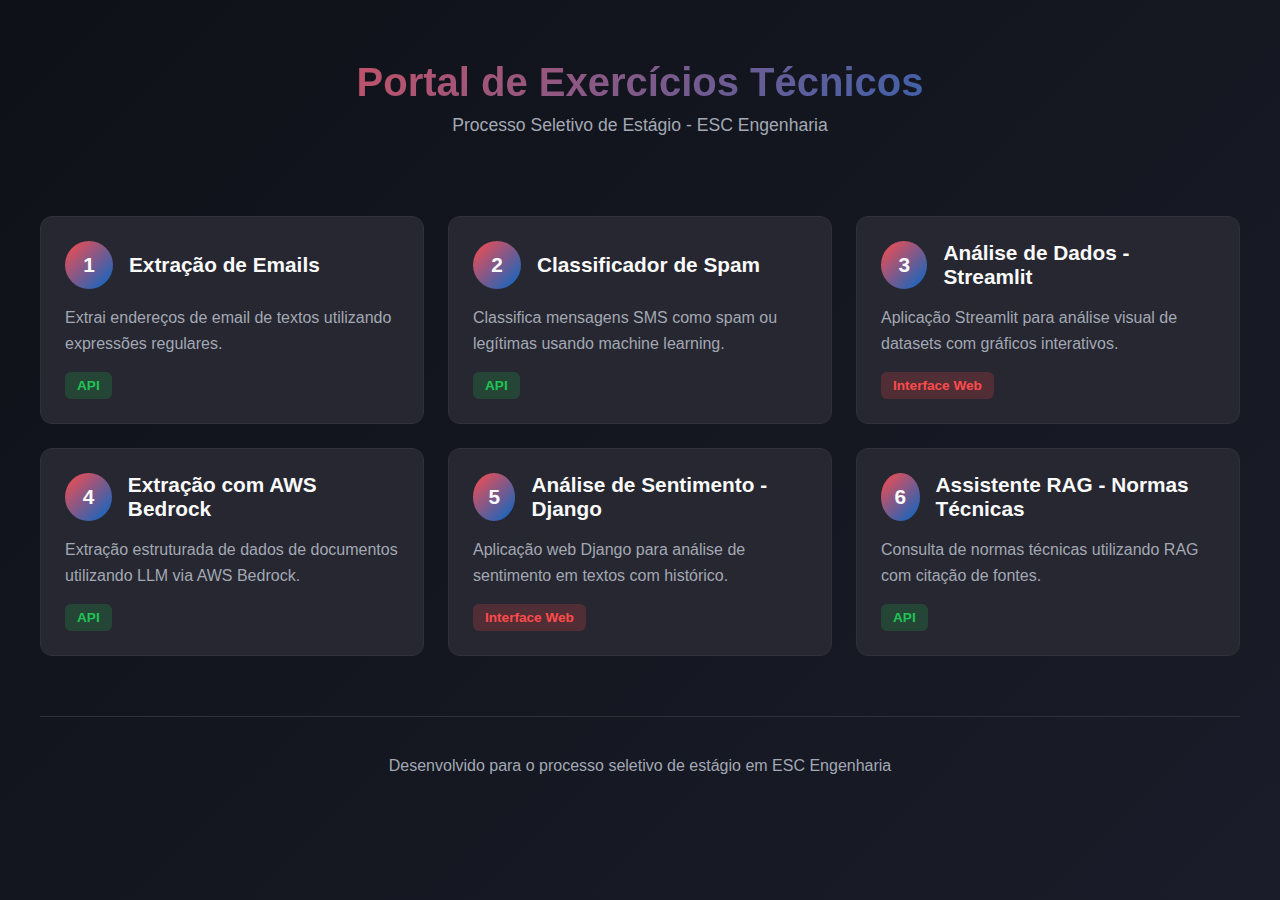
<file: bonus/frontend/index.html>
<!DOCTYPE html>
<html lang="pt-BR">
<head>
    <meta charset="UTF-8">
    <meta name="viewport" content="width=device-width, initial-scale=1.0">
    <title>Portal de Exercícios - ESC Engenharia</title>
    <link rel="stylesheet" href="css/style.css">
</head>
<body>
    <div class="container">
        <header>
            <h1>Portal de Exercícios Técnicos</h1>
            <p>Processo Seletivo de Estágio - ESC Engenharia</p>
        </header>

        <div class="grid">
            <a href="exercicios/ex1.html" class="card">
                <div class="card-header">
                    <div class="card-number">1</div>
                    <div class="card-title">Extração de Emails</div>
                </div>
                <p class="card-description">
                    Extrai endereços de email de textos utilizando expressões regulares.
                </p>
                <div>
                    <span class="card-badge badge-api">API</span>
                </div>
            </a>

            <a href="exercicios/ex2.html" class="card">
                <div class="card-header">
                    <div class="card-number">2</div>
                    <div class="card-title">Classificador de Spam</div>
                </div>
                <p class="card-description">
                    Classifica mensagens SMS como spam ou legítimas usando machine learning.
                </p>
                <div>
                    <span class="card-badge badge-api">API</span>
                </div>
            </a>

            <a href="#" id="link-ex3" class="card" target="_blank">
                <div class="card-header">
                    <div class="card-number">3</div>
                    <div class="card-title">Análise de Dados - Streamlit</div>
                </div>
                <p class="card-description">
                    Aplicação Streamlit para análise visual de datasets com gráficos interativos.
                </p>
                <div>
                    <span class="card-badge badge-web">Interface Web</span>
                </div>
            </a>

            <a href="exercicios/ex4.html" class="card">
                <div class="card-header">
                    <div class="card-number">4</div>
                    <div class="card-title">Extração com AWS Bedrock</div>
                </div>
                <p class="card-description">
                    Extração estruturada de dados de documentos utilizando LLM via AWS Bedrock.
                </p>
                <div>
                    <span class="card-badge badge-api">API</span>
                </div>
            </a>

            <a href="#" id="link-ex5" class="card" target="_blank">
                <div class="card-header">
                    <div class="card-number">5</div>
                    <div class="card-title">Análise de Sentimento - Django</div>
                </div>
                <p class="card-description">
                    Aplicação web Django para análise de sentimento em textos com histórico.
                </p>
                <div>
                    <span class="card-badge badge-web">Interface Web</span>
                </div>
            </a>

            <a href="exercicios/ex6.html" class="card">
                <div class="card-header">
                    <div class="card-number">6</div>
                    <div class="card-title">Assistente RAG - Normas Técnicas</div>
                </div>
                <p class="card-description">
                    Consulta de normas técnicas utilizando RAG com citação de fontes.
                </p>
                <div>
                    <span class="card-badge badge-api">API</span>
                </div>
            </a>
        </div>

        <footer>
            <p>Desenvolvido para o processo seletivo de estágio em ESC Engenharia</p>
        </footer>
    </div>

    <script src="js/config.js"></script>
    <script>
        // Atualizar links dinâmicos para Ex3 e Ex5
        document.getElementById('link-ex3').href = API_URLS.ex3;
        document.getElementById('link-ex5').href = API_URLS.ex5;
    </script>
</body>
</html>
</file>
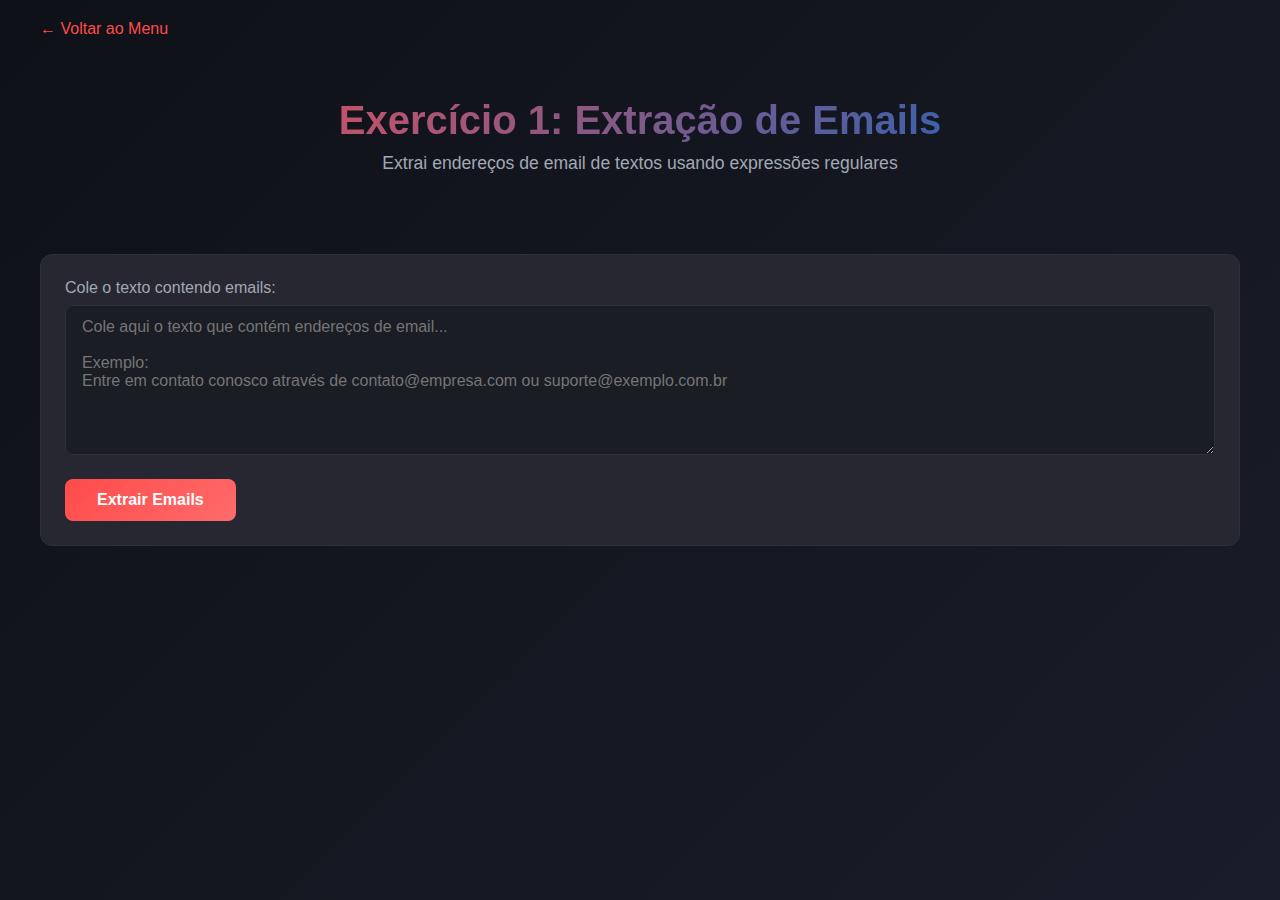
<file: bonus/frontend/exercicios/ex1.html>
<!DOCTYPE html>
<html lang="pt-BR">
<head>
    <meta charset="UTF-8">
    <meta name="viewport" content="width=device-width, initial-scale=1.0">
    <title>Exercício 1 - Extração de Emails</title>
    <link rel="stylesheet" href="../css/style.css">
</head>
<body>
    <div class="container">
        <a href="../index.html" class="back-link">← Voltar ao Menu</a>

        <header>
            <h1>Exercício 1: Extração de Emails</h1>
            <p>Extrai endereços de email de textos usando expressões regulares</p>
        </header>

        <div class="card">
            <div class="input-group">
                <label for="texto">Cole o texto contendo emails:</label>
                <textarea id="texto" placeholder="Cole aqui o texto que contém endereços de email...&#10;&#10;Exemplo:&#10;Entre em contato conosco através de contato@empresa.com ou suporte@exemplo.com.br"></textarea>
            </div>

            <button id="btnExtrair" class="btn btn-primary">Extrair Emails</button>

            <div id="resultado" style="display: none;">
                <div class="result-box">
                    <h3>Emails Encontrados:</h3>
                    <div id="listaEmails"></div>
                </div>
            </div>
        </div>
    </div>

    <script src="../js/config.js"></script>
    <script>
        const API_URL = `${API_URLS.ex1}/extrair-emails`;

        document.getElementById('btnExtrair').addEventListener('click', async () => {
            const texto = document.getElementById('texto').value;
            const btn = document.getElementById('btnExtrair');
            const resultado = document.getElementById('resultado');

            if (!texto.trim()) {
                alert('Por favor, cole um texto para extrair os emails.');
                return;
            }

            btn.disabled = true;
            btn.innerHTML = '<span class="loading"></span>Extraindo...';

            try {
                const response = await fetch(API_URL, {
                    method: 'POST',
                    headers: {
                        'Content-Type': 'application/json',
                    },
                    body: JSON.stringify({ texto })
                });

                const data = await response.json();

                if (response.ok) {
                    mostrarResultado(data.emails);
                } else {
                    alert('Erro: ' + (data.erro || 'Erro desconhecido'));
                }
            } catch (error) {
                alert('Erro ao conectar com a API: ' + error.message);
            } finally {
                btn.disabled = false;
                btn.innerHTML = 'Extrair Emails';
            }
        });

        function mostrarResultado(emails) {
            const listaEmails = document.getElementById('listaEmails');
            const resultado = document.getElementById('resultado');

            if (emails.length === 0) {
                listaEmails.innerHTML = '<p style="color: var(--text-secondary);">Nenhum email encontrado no texto.</p>';
            } else {
                listaEmails.innerHTML = `
                    <p><strong>Total: ${emails.length} email(s)</strong></p>
                    <ul style="list-style: none; padding: 0; margin-top: 12px;">
                        ${emails.map(email => `<li style="padding: 8px; background: var(--bg-primary); margin: 4px 0; border-radius: 4px;">📧 ${email}</li>`).join('')}
                    </ul>
                `;
            }

            resultado.style.display = 'block';
        }
    </script>
</body>
</html>
</file>
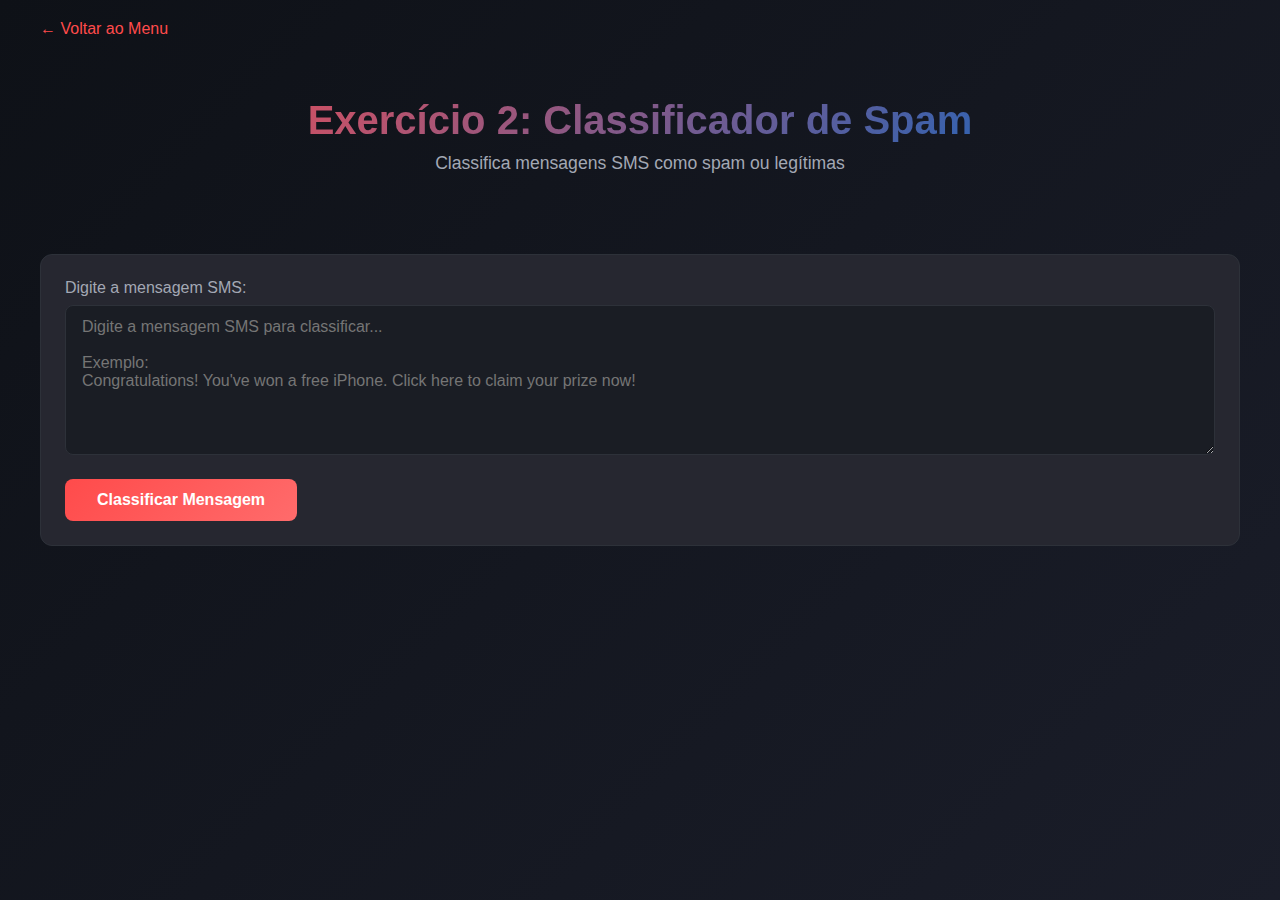
<file: bonus/frontend/exercicios/ex2.html>
<!DOCTYPE html>
<html lang="pt-BR">
<head>
    <meta charset="UTF-8">
    <meta name="viewport" content="width=device-width, initial-scale=1.0">
    <title>Exercício 2 - Classificador de Spam</title>
    <link rel="stylesheet" href="../css/style.css">
</head>
<body>
    <div class="container">
        <a href="../index.html" class="back-link">← Voltar ao Menu</a>

        <header>
            <h1>Exercício 2: Classificador de Spam</h1>
            <p>Classifica mensagens SMS como spam ou legítimas</p>
        </header>

        <div class="card">
            <div class="input-group">
                <label for="mensagem">Digite a mensagem SMS:</label>
                <textarea id="mensagem" placeholder="Digite a mensagem SMS para classificar...&#10;&#10;Exemplo:&#10;Congratulations! You've won a free iPhone. Click here to claim your prize now!"></textarea>
            </div>

            <button id="btnClassificar" class="btn btn-primary">Classificar Mensagem</button>

            <div id="resultado" style="display: none;">
                <div class="result-box">
                    <h3>Resultado da Classificação:</h3>
                    <div id="classificacao"></div>
                </div>
            </div>
        </div>
    </div>

    <script src="../js/config.js"></script>
    <script>
        const API_URL = `${API_URLS.ex2}/classificar`;

        document.getElementById('btnClassificar').addEventListener('click', async () => {
            const mensagem = document.getElementById('mensagem').value;
            const btn = document.getElementById('btnClassificar');
            const resultado = document.getElementById('resultado');

            if (!mensagem.trim()) {
                alert('Por favor, digite uma mensagem para classificar.');
                return;
            }

            btn.disabled = true;
            btn.innerHTML = '<span class="loading"></span>Classificando...';

            try {
                const response = await fetch(API_URL, {
                    method: 'POST',
                    headers: {
                        'Content-Type': 'application/json',
                    },
                    body: JSON.stringify({ mensagem })
                });

                const data = await response.json();

                if (response.ok) {
                    mostrarResultado(data);
                } else {
                    alert('Erro: ' + (data.erro || 'Erro desconhecido'));
                }
            } catch (error) {
                alert('Erro ao conectar com a API: ' + error.message);
            } finally {
                btn.disabled = false;
                btn.innerHTML = 'Classificar Mensagem';
            }
        });

        function mostrarResultado(data) {
            const classificacao = document.getElementById('classificacao');
            const resultado = document.getElementById('resultado');

            const isSpam = data.classificacao === 'spam';
            const cor = isSpam ? 'var(--accent-color)' : 'var(--success-color)';
            const icone = isSpam ? '⚠️' : '✅';
            const confianca = (data.confianca * 100).toFixed(2);

            classificacao.innerHTML = `
                <div style="padding: 20px; background: ${isSpam ? 'rgba(255,75,75,0.15)' : 'rgba(33,195,84,0.15)'}; border-radius: 8px; text-align: center;">
                    <div style="font-size: 3rem; margin-bottom: 10px;">${icone}</div>
                    <h2 style="color: ${cor}; margin-bottom: 10px;">${data.classificacao.toUpperCase()}</h2>
                    <p style="color: var(--text-secondary);">Confiança: ${confianca}%</p>
                </div>
            `;

            resultado.style.display = 'block';
        }
    </script>
</body>
</html>
</file>
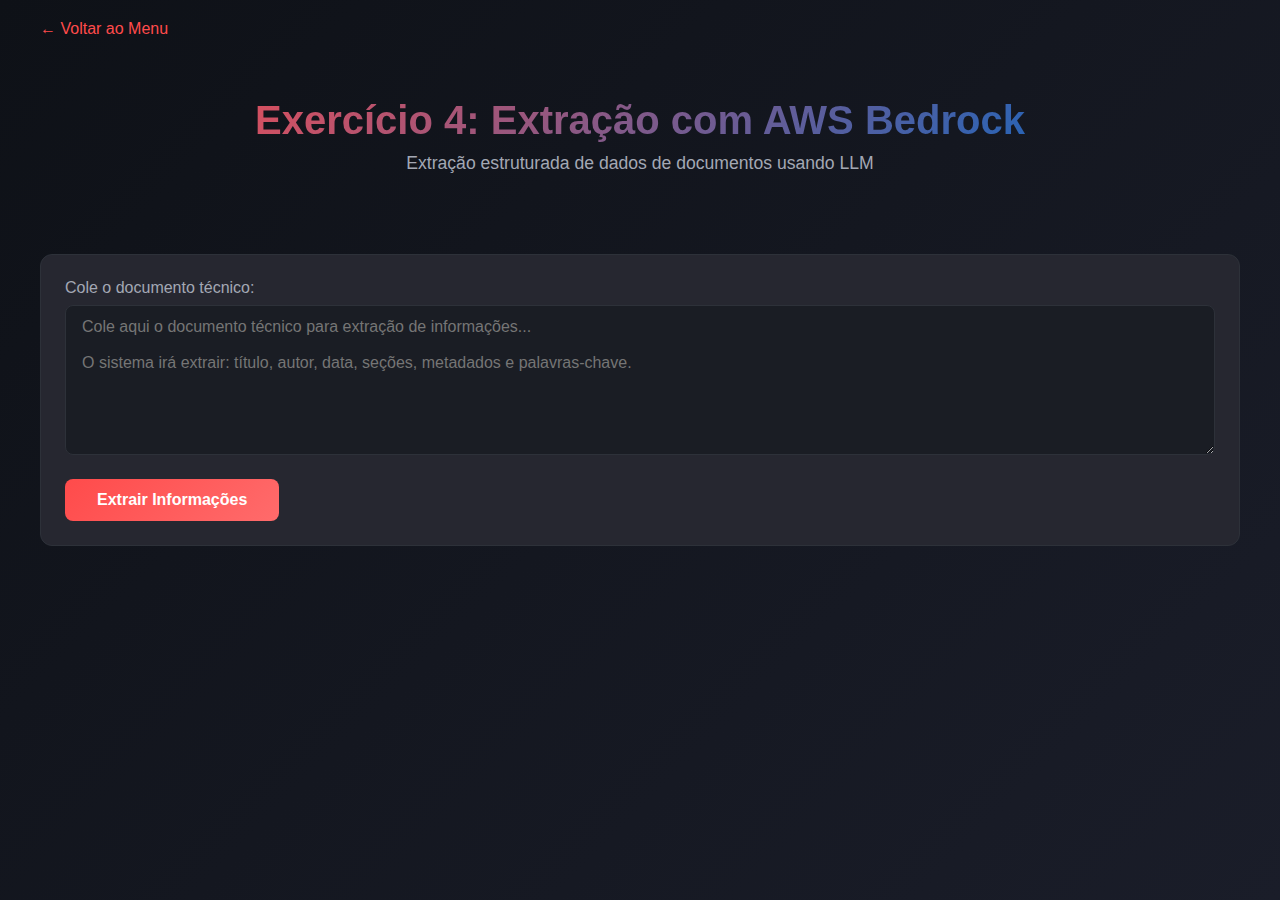
<file: bonus/frontend/exercicios/ex4.html>
<!DOCTYPE html>
<html lang="pt-BR">
<head>
    <meta charset="UTF-8">
    <meta name="viewport" content="width=device-width, initial-scale=1.0">
    <title>Exercício 4 - Extração com AWS Bedrock</title>
    <link rel="stylesheet" href="../css/style.css">
</head>
<body>
    <div class="container">
        <a href="../index.html" class="back-link">← Voltar ao Menu</a>

        <header>
            <h1>Exercício 4: Extração com AWS Bedrock</h1>
            <p>Extração estruturada de dados de documentos usando LLM</p>
        </header>

        <div class="card">
            <div class="input-group">
                <label for="documento">Cole o documento técnico:</label>
                <textarea id="documento" placeholder="Cole aqui o documento técnico para extração de informações...&#10;&#10;O sistema irá extrair: título, autor, data, seções, metadados e palavras-chave."></textarea>
            </div>

            <button id="btnExtrair" class="btn btn-primary">Extrair Informações</button>

            <div id="resultado" style="display: none;">
                <div class="result-box">
                    <h3>Informações Extraídas:</h3>
                    <pre id="dadosExtraidos"></pre>
                </div>
            </div>
        </div>
    </div>

    <script src="../js/config.js"></script>
    <script>
        const API_URL = `${API_URLS.ex4}/extrair`;

        document.getElementById('btnExtrair').addEventListener('click', async () => {
            const documento = document.getElementById('documento').value;
            const btn = document.getElementById('btnExtrair');
            const resultado = document.getElementById('resultado');

            if (!documento.trim()) {
                alert('Por favor, cole um documento para extração.');
                return;
            }

            btn.disabled = true;
            btn.innerHTML = '<span class="loading"></span>Extraindo...';

            try {
                const response = await fetch(API_URL, {
                    method: 'POST',
                    headers: {
                        'Content-Type': 'application/json',
                    },
                    body: JSON.stringify({ documento })
                });

                const data = await response.json();

                if (response.ok) {
                    mostrarResultado(data);
                } else {
                    alert('Erro: ' + (data.erro || 'Erro desconhecido'));
                }
            } catch (error) {
                alert('Erro ao conectar com a API: ' + error.message);
            } finally {
                btn.disabled = false;
                btn.innerHTML = 'Extrair Informações';
            }
        });

        function mostrarResultado(data) {
            const dadosExtraidos = document.getElementById('dadosExtraidos');
            const resultado = document.getElementById('resultado');

            dadosExtraidos.textContent = JSON.stringify(data, null, 2);
            resultado.style.display = 'block';
        }
    </script>
</body>
</html>
</file>
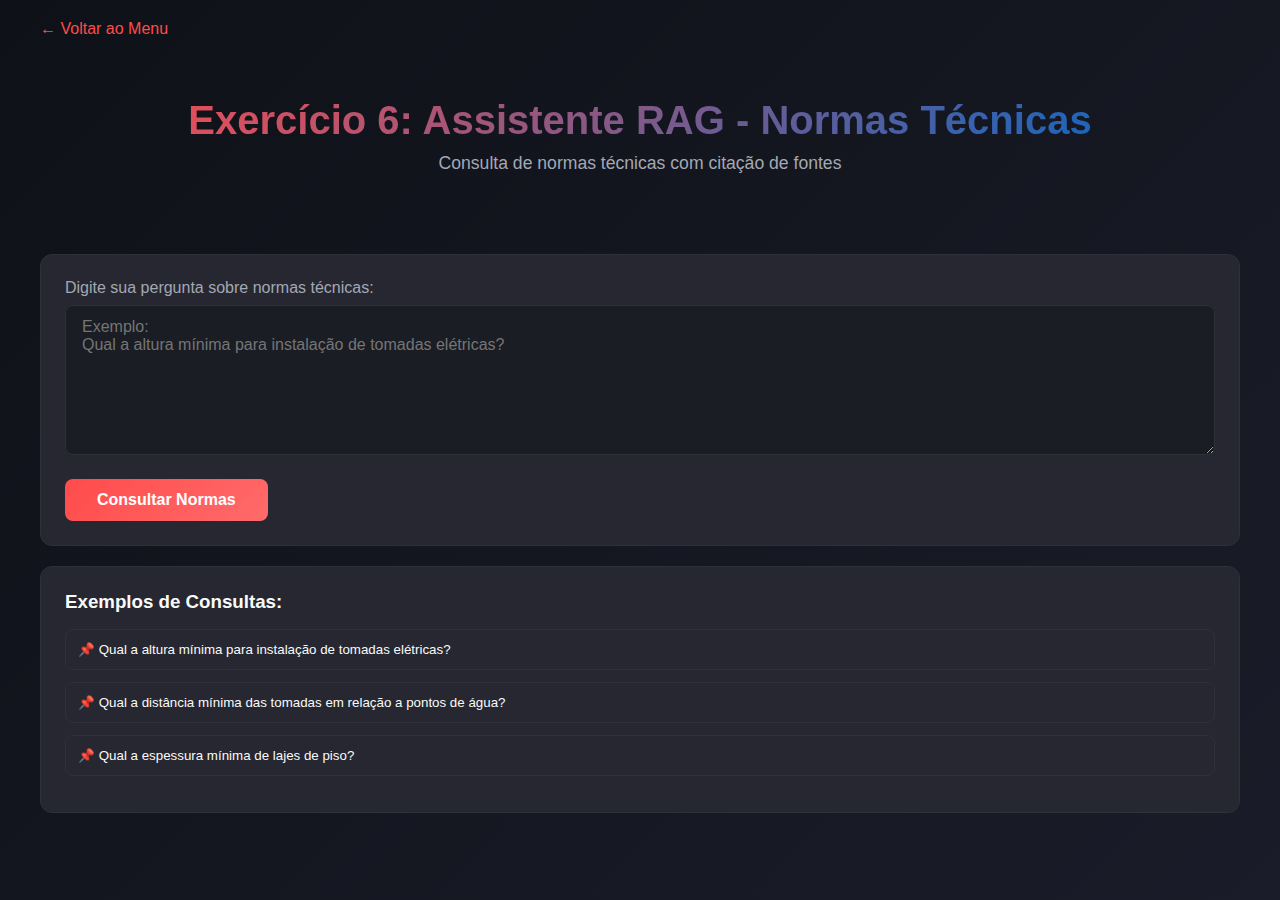
<file: bonus/frontend/exercicios/ex6.html>
<!DOCTYPE html>
<html lang="pt-BR">
<head>
    <meta charset="UTF-8">
    <meta name="viewport" content="width=device-width, initial-scale=1.0">
    <title>Exercício 6 - Assistente RAG</title>
    <link rel="stylesheet" href="../css/style.css">
</head>
<body>
    <div class="container">
        <a href="../index.html" class="back-link">← Voltar ao Menu</a>

        <header>
            <h1>Exercício 6: Assistente RAG - Normas Técnicas</h1>
            <p>Consulta de normas técnicas com citação de fontes</p>
        </header>

        <div class="card">
            <div class="input-group">
                <label for="pergunta">Digite sua pergunta sobre normas técnicas:</label>
                <textarea id="pergunta" rows="4" placeholder="Exemplo:&#10;Qual a altura mínima para instalação de tomadas elétricas?"></textarea>
            </div>

            <button id="btnConsultar" class="btn btn-primary">Consultar Normas</button>

            <div id="resultado" style="display: none;">
                <div class="result-box">
                    <h3>Resposta:</h3>
                    <div id="resposta" style="line-height: 1.8;"></div>
                </div>
            </div>
        </div>

        <div class="card" style="margin-top: 20px;">
            <h3 style="margin-bottom: 16px;">Exemplos de Consultas:</h3>
            <ul style="list-style: none; padding: 0;">
                <li style="margin-bottom: 12px;">
                    <button class="exemplo-btn" style="background: none; border: 1px solid var(--border-color); color: var(--text-primary); padding: 12px; border-radius: 8px; width: 100%; text-align: left; cursor: pointer; transition: all 0.2s;"
                            data-pergunta="Qual a altura mínima para instalação de tomadas elétricas?">
                        📌 Qual a altura mínima para instalação de tomadas elétricas?
                    </button>
                </li>
                <li style="margin-bottom: 12px;">
                    <button class="exemplo-btn" style="background: none; border: 1px solid var(--border-color); color: var(--text-primary); padding: 12px; border-radius: 8px; width: 100%; text-align: left; cursor: pointer; transition: all 0.2s;"
                            data-pergunta="Qual a distância mínima das tomadas em relação a pontos de água?">
                        📌 Qual a distância mínima das tomadas em relação a pontos de água?
                    </button>
                </li>
                <li style="margin-bottom: 12px;">
                    <button class="exemplo-btn" style="background: none; border: 1px solid var(--border-color); color: var(--text-primary); padding: 12px; border-radius: 8px; width: 100%; text-align: left; cursor: pointer; transition: all 0.2s;"
                            data-pergunta="Qual a espessura mínima de lajes de piso?">
                        📌 Qual a espessura mínima de lajes de piso?
                    </button>
                </li>
            </ul>
        </div>
    </div>

    <script src="../js/config.js"></script>
    <script>
        const API_URL = `${API_URLS.ex6}/consultar`;

        document.querySelectorAll('.exemplo-btn').forEach(btn => {
            btn.addEventListener('mouseenter', function() {
                this.style.background = 'rgba(255,255,255,0.05)';
            });
            btn.addEventListener('mouseleave', function() {
                this.style.background = 'none';
            });
            btn.addEventListener('click', function() {
                document.getElementById('pergunta').value = this.dataset.pergunta;
            });
        });

        document.getElementById('btnConsultar').addEventListener('click', async () => {
            const pergunta = document.getElementById('pergunta').value;
            const btn = document.getElementById('btnConsultar');
            const resultado = document.getElementById('resultado');

            if (!pergunta.trim()) {
                alert('Por favor, digite uma pergunta.');
                return;
            }

            btn.disabled = true;
            btn.innerHTML = '<span class="loading"></span>Consultando...';

            try {
                const response = await fetch(API_URL, {
                    method: 'POST',
                    headers: {
                        'Content-Type': 'application/json',
                    },
                    body: JSON.stringify({ pergunta })
                });

                const data = await response.json();

                if (response.ok) {
                    mostrarResultado(data.resposta);
                } else {
                    alert('Erro: ' + (data.erro || 'Erro desconhecido'));
                }
            } catch (error) {
                alert('Erro ao conectar com a API: ' + error.message);
            } finally {
                btn.disabled = false;
                btn.innerHTML = 'Consultar Normas';
            }
        });

        function mostrarResultado(resposta) {
            const respostaDiv = document.getElementById('resposta');
            const resultado = document.getElementById('resultado');

            respostaDiv.innerHTML = `<p>${resposta.replace(/\n/g, '<br>')}</p>`;
            resultado.style.display = 'block';
        }
    </script>
</body>
</html>
</file>
<file: bonus/frontend/css/style.css>
:root {
    --bg-primary: #0e1117;
    --bg-secondary: #1a1d24;
    --bg-card: #262730;
    --border-color: #2d3139;
    --text-primary: #fafafa;
    --text-secondary: #a3a8b4;
    --accent-color: #ff4b4b;
    --success-color: #21c354;
    --warning-color: #ffa500;
    --info-color: #0068c9;
}

* {
    margin: 0;
    padding: 0;
    box-sizing: border-box;
}

body {
    font-family: -apple-system, BlinkMacSystemFont, 'Segoe UI', 'Roboto', sans-serif;
    background: linear-gradient(135deg, var(--bg-primary) 0%, #1a1d29 100%);
    color: var(--text-primary);
    min-height: 100vh;
    padding: 20px;
}

.container {
    max-width: 1200px;
    margin: 0 auto;
}

header {
    text-align: center;
    padding: 40px 20px;
    margin-bottom: 40px;
}

header h1 {
    font-size: 2.5rem;
    font-weight: 700;
    margin-bottom: 10px;
    background: linear-gradient(135deg, var(--accent-color), var(--info-color));
    -webkit-background-clip: text;
    -webkit-text-fill-color: transparent;
}

header p {
    color: var(--text-secondary);
    font-size: 1.1rem;
}

.grid {
    display: grid;
    grid-template-columns: repeat(auto-fit, minmax(350px, 1fr));
    gap: 24px;
    margin-bottom: 40px;
}

.card {
    background: var(--bg-card);
    border: 1px solid var(--border-color);
    border-radius: 12px;
    padding: 24px;
    transition: transform 0.2s, box-shadow 0.2s;
    cursor: pointer;
    text-decoration: none;
    color: inherit;
    display: block;
}

.card:hover {
    transform: translateY(-4px);
    box-shadow: 0 12px 32px rgba(0,0,0,0.5);
    border-color: var(--accent-color);
}

.card-header {
    display: flex;
    align-items: center;
    margin-bottom: 16px;
}

.card-number {
    width: 48px;
    height: 48px;
    border-radius: 50%;
    background: linear-gradient(135deg, var(--accent-color), var(--info-color));
    display: flex;
    align-items: center;
    justify-content: center;
    font-size: 1.3rem;
    font-weight: 700;
    margin-right: 16px;
}

.card-title {
    font-size: 1.3rem;
    font-weight: 600;
}

.card-description {
    color: var(--text-secondary);
    line-height: 1.6;
    margin-bottom: 16px;
}

.card-badge {
    display: inline-block;
    padding: 6px 12px;
    border-radius: 6px;
    font-size: 0.85rem;
    font-weight: 600;
    margin-right: 8px;
}

.badge-api {
    background: rgba(33,195,84,0.2);
    color: var(--success-color);
}

.badge-web {
    background: rgba(255,75,75,0.2);
    color: var(--accent-color);
}

.input-group {
    margin-bottom: 20px;
}

.input-group label {
    display: block;
    margin-bottom: 8px;
    color: var(--text-secondary);
    font-weight: 500;
}

.input-group input,
.input-group textarea {
    width: 100%;
    padding: 12px 16px;
    background: var(--bg-secondary);
    border: 1px solid var(--border-color);
    border-radius: 8px;
    color: var(--text-primary);
    font-size: 1rem;
    transition: border-color 0.2s;
}

.input-group input:focus,
.input-group textarea:focus {
    outline: none;
    border-color: var(--accent-color);
}

.input-group textarea {
    min-height: 150px;
    resize: vertical;
    font-family: inherit;
}

.btn {
    padding: 12px 32px;
    border: none;
    border-radius: 8px;
    font-size: 1rem;
    font-weight: 600;
    cursor: pointer;
    transition: all 0.2s;
}

.btn-primary {
    background: linear-gradient(135deg, var(--accent-color), #ff6b6b);
    color: white;
}

.btn-primary:hover {
    transform: translateY(-2px);
    box-shadow: 0 6px 20px rgba(255,75,75,0.4);
}

.btn-primary:disabled {
    opacity: 0.5;
    cursor: not-allowed;
    transform: none;
}

.result-box {
    background: var(--bg-secondary);
    border: 1px solid var(--border-color);
    border-radius: 8px;
    padding: 20px;
    margin-top: 20px;
}

.result-box h3 {
    margin-bottom: 12px;
    color: var(--accent-color);
}

.result-box pre {
    background: var(--bg-primary);
    padding: 16px;
    border-radius: 6px;
    overflow-x: auto;
    color: var(--text-primary);
    font-size: 0.9rem;
}

.loading {
    display: inline-block;
    width: 20px;
    height: 20px;
    border: 3px solid rgba(255,255,255,0.3);
    border-top-color: white;
    border-radius: 50%;
    animation: spin 0.8s linear infinite;
    margin-right: 10px;
}

@keyframes spin {
    to { transform: rotate(360deg); }
}

.alert {
    padding: 16px;
    border-radius: 8px;
    margin-bottom: 20px;
}

.alert-success {
    background: rgba(33,195,84,0.15);
    border: 1px solid rgba(33,195,84,0.3);
    color: var(--success-color);
}

.alert-error {
    background: rgba(255,75,75,0.15);
    border: 1px solid rgba(255,75,75,0.3);
    color: var(--accent-color);
}

.back-link {
    display: inline-block;
    color: var(--accent-color);
    text-decoration: none;
    margin-bottom: 20px;
    font-weight: 500;
}

.back-link:hover {
    text-decoration: underline;
}

footer {
    text-align: center;
    padding: 40px 20px;
    color: var(--text-secondary);
    border-top: 1px solid var(--border-color);
    margin-top: 60px;
}
</file>
